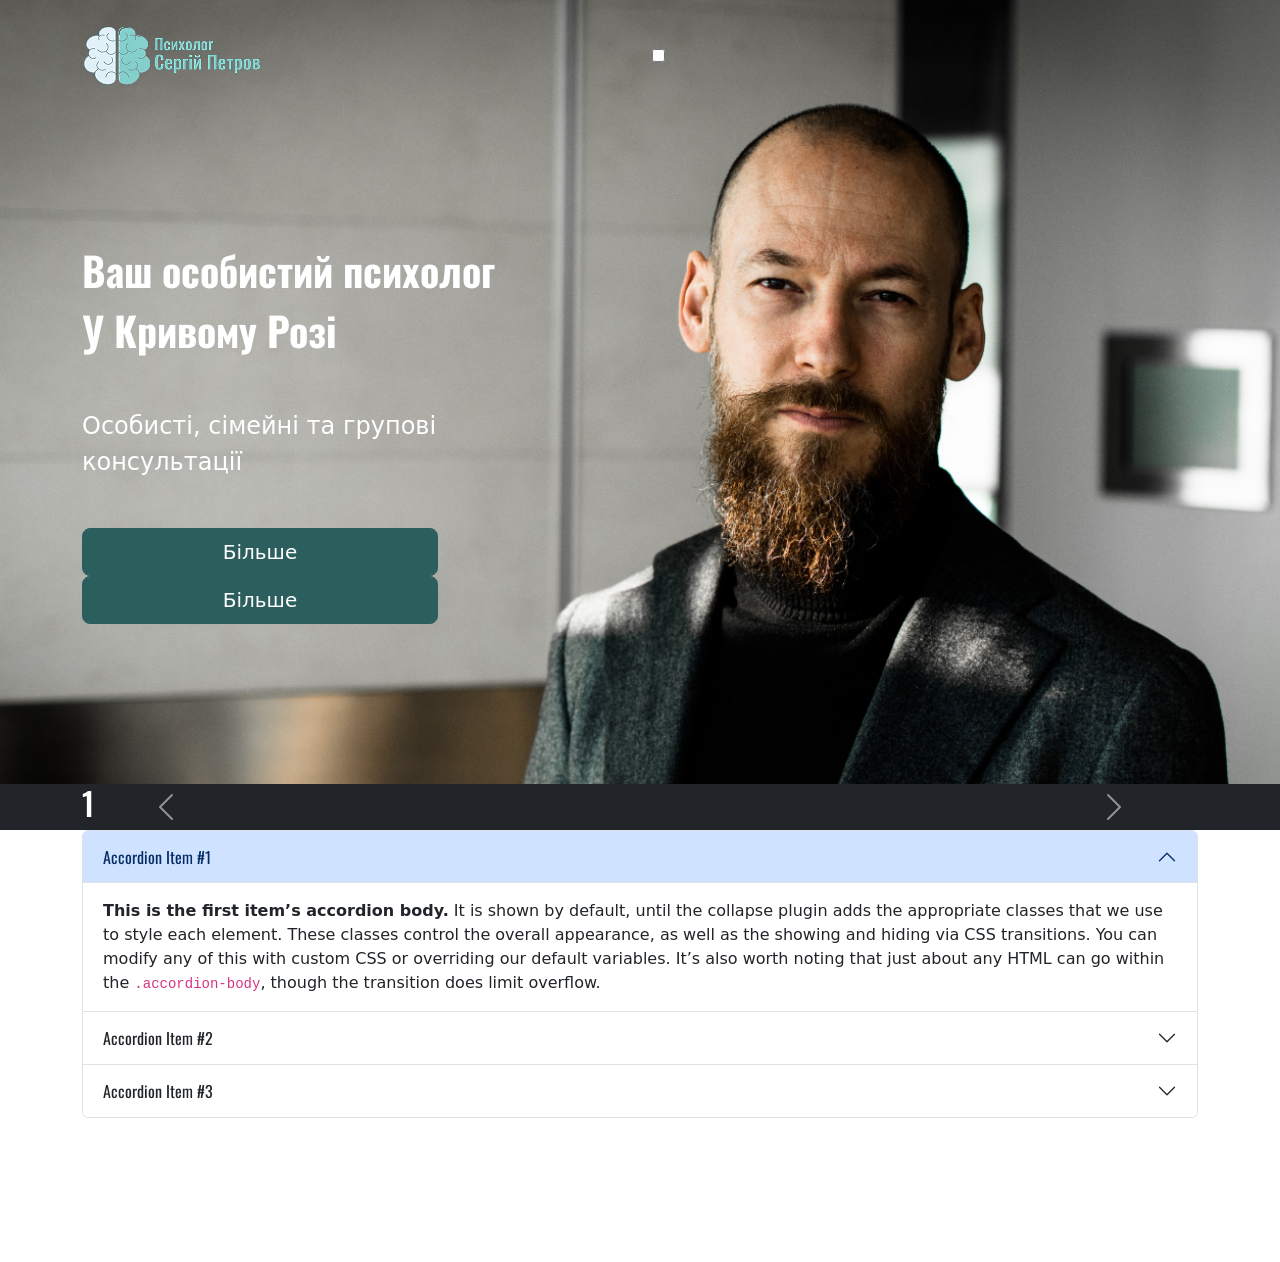
<file: index.html>
<!doctype html>
<html lang="en">
  <head>
    <meta charset="UTF-8" />
    <meta name="viewport" content="width=device-width, initial-scale=1.0" />
    <title>Marin</title>

    <link rel="preconnect" href="https://fonts.googleapis.com" />
    <link rel="preconnect" href="https://fonts.gstatic.com" crossorigin />
    <link
      href="https://fonts.googleapis.com/css2?family=Montserrat:ital,wght@0,100..900;1,100..900&family=Oswald:wght@200..700&display=swap"
      rel="stylesheet" />
    <link
      href="https://cdn.jsdelivr.net/npm/bootstrap@5.3.8/dist/css/bootstrap.min.css"
      rel="stylesheet"
      integrity="sha384-sRIl4kxILFvY47J16cr9ZwB07vP4J8+LH7qKQnuqkuIAvNWLzeN8tE5YBujZqJLB"
      crossorigin="anonymous" />

    <link rel="stylesheet" href="css/style.css" />
  </head>
  <body>
    <header class="header pt-4 position-absolute top-0 start-0 w-100 mx-auto">
      <div class="container">
        <div class="row justify-content-between align-items-center">
          <div class="col-2">
            <a class="header__logo d-flex align-items-center" href="#">
              <img src="img/logo.png" alt="logo" width="200" />
            </a>
          </div>
          <div class="col-6 d-md-flex">
            <nav class="nav w-100">
              <input type="checkbox" id="nav-toggle" class="" />
              <label for="nav-toggle" class="nav__toggle-btn d-block d-md-none">
                <span class="nav__toggle-icon bg-primary d-block"></span>
                <span class="nav__toggle-icon bg-primary d-block"></span>
                <span class="nav__toggle-icon bg-primary d-block"></span>
              </label>
              <ul
                class="nav__list d-flex m-0 p-0 ms-auto list-unstyled gap-3 fs-5 fw-bold">
                <li class="nav__item">
                  <a
                    href="#"
                    class="nav__link nav__link--active link-primary text-decoration-none">
                    Головна
                  </a>
                </li>
                <li class="nav__item">
                  <a
                    href="#"
                    class="nav__link link-primary text-decoration-none">
                    Події
                  </a>
                </li>
                <li class="nav__item">
                  <a
                    href="#"
                    class="nav__link link-primary text-decoration-none">
                    Контакти
                  </a>
                </li>
                <li class="nav__item">
                  <a
                    href="#"
                    class="nav__link link-primary text-decoration-none">
                    Блог</a
                  >
                </li>
              </ul>
            </nav>
          </div>
        </div>
      </div>
    </header>

    <main>
      <section class="offer text-white">
        <div class="container">
          <div class="row">
            <div class="col-12 col-md-8 col-lg-6">
              <h1 class="offer__title fw-bold fs-1 pe-1 lh-base mb-5">
                Ваш особистий психолог <br />
                У Кривому Розі
              </h1>
            </div>
          </div>
          <div class="row">
            <div class="col-12 col-md-6 col-lg-4">
              <p class="offer__desc fs-4 mb-5">
                Особисті, сімейні та групові консультації
              </p>

              <button id="testBtn" class="btn btn-primary btn-lg w-100">
                Більше
              </button>
              <button id="testBtnTwo" class="btn btn-primary btn-lg w-100">
                Більше
              </button>
            </div>
          </div>
        </div>
      </section>

      <section class="reviews bg-dark text-white">
        <div class="container">
          <div class="row">
            <div class="col-12">
              <div id="carouselExample" class="carousel slide">
                <div class="carousel-inner">
                  <div class="carousel-item active">
                    <h2>1</h2>
                  </div>
                  <div class="carousel-item">
                    <h2>2</h2>
                  </div>
                  <div class="carousel-item">
                    <h2>3</h2>
                  </div>
                </div>
                <button
                  class="carousel-control-prev"
                  type="button"
                  data-bs-target="#carouselExample"
                  data-bs-slide="prev">
                  <span
                    class="carousel-control-prev-icon"
                    aria-hidden="true"></span>
                  <span class="visually-hidden">Previous</span>
                </button>
                <button
                  class="carousel-control-next"
                  type="button"
                  data-bs-target="#carouselExample"
                  data-bs-slide="next">
                  <span
                    class="carousel-control-next-icon"
                    aria-hidden="true"></span>
                  <span class="visually-hidden">Next</span>
                </button>
              </div>
            </div>
          </div>
        </div>
      </section>

      <section class="faq">
        <div class="container">
          <div class="row">
            <div class="col-12">
              <div class="accordion" id="accordionExample">
                <div class="accordion-item">
                  <h2 class="accordion-header">
                    <button
                      class="accordion-button"
                      type="button"
                      data-bs-toggle="collapse"
                      data-bs-target="#collapseOne"
                      aria-expanded="true"
                      aria-controls="collapseOne">
                      Accordion Item #1
                    </button>
                  </h2>
                  <div
                    id="collapseOne"
                    class="accordion-collapse collapse show"
                    data-bs-parent="#accordionExample">
                    <div class="accordion-body">
                      <strong>This is the first item’s accordion body.</strong>
                      It is shown by default, until the collapse plugin adds the
                      appropriate classes that we use to style each element.
                      These classes control the overall appearance, as well as
                      the showing and hiding via CSS transitions. You can modify
                      any of this with custom CSS or overriding our default
                      variables. It’s also worth noting that just about any HTML
                      can go within the <code>.accordion-body</code>, though the
                      transition does limit overflow.
                    </div>
                  </div>
                </div>
                <div class="accordion-item">
                  <h2 class="accordion-header">
                    <button
                      class="accordion-button collapsed"
                      type="button"
                      data-bs-toggle="collapse"
                      data-bs-target="#collapseTwo"
                      aria-expanded="false"
                      aria-controls="collapseTwo">
                      Accordion Item #2
                    </button>
                  </h2>
                  <div
                    id="collapseTwo"
                    class="accordion-collapse collapse"
                    data-bs-parent="#accordionExample">
                    <div class="accordion-body">
                      <strong>This is the second item’s accordion body.</strong>
                      It is hidden by default, until the collapse plugin adds
                      the appropriate classes that we use to style each element.
                      These classes control the overall appearance, as well as
                      the showing and hiding via CSS transitions. You can modify
                      any of this with custom CSS or overriding our default
                      variables. It’s also worth noting that just about any HTML
                      can go within the <code>.accordion-body</code>, though the
                      transition does limit overflow.
                    </div>
                  </div>
                </div>
                <div class="accordion-item">
                  <h2 class="accordion-header">
                    <button
                      class="accordion-button collapsed"
                      type="button"
                      data-bs-toggle="collapse"
                      data-bs-target="#collapseThree"
                      aria-expanded="false"
                      aria-controls="collapseThree">
                      Accordion Item #3
                    </button>
                  </h2>
                  <div
                    id="collapseThree"
                    class="accordion-collapse collapse"
                    data-bs-parent="#accordionExample">
                    <div class="accordion-body">
                      <strong>This is the third item’s accordion body.</strong>
                      It is hidden by default, until the collapse plugin adds
                      the appropriate classes that we use to style each element.
                      These classes control the overall appearance, as well as
                      the showing and hiding via CSS transitions. You can modify
                      any of this with custom CSS or overriding our default
                      variables. It’s also worth noting that just about any HTML
                      can go within the <code>.accordion-body</code>, though the
                      transition does limit overflow.
                    </div>
                  </div>
                </div>
              </div>
            </div>
          </div>
        </div>
      </section>
    </main>

    <script
      src="https://cdn.jsdelivr.net/npm/bootstrap@5.3.8/dist/js/bootstrap.bundle.min.js"
      integrity="sha384-FKyoEForCGlyvwx9Hj09JcYn3nv7wiPVlz7YYwJrWVcXK/BmnVDxM+D2scQbITxI"
      crossorigin="anonymous"></script>

    <script type="module" src="js/main.js"></script>
  </body>
</html>
</file>
<file: css/style.css>
:root {
  --bs-primary-rgb: 133, 170, 171;
  --bs-link-color-rgb: 109, 225, 227;
}

.btn-primary {
  --bs-btn-color: #fff;
  --bs-btn-bg: #2d5e5e;
  --bs-btn-border-color: #2d5e5e;
  --bs-btn-hover-color: #fff;
  --bs-btn-hover-bg: rgb(109, 225, 227);
  --bs-btn-hover-border-color: rgb(109, 225, 227);
  --bs-btn-focus-shadow-rgb: 49, 132, 253;
  --bs-btn-active-color: #fff;
  --bs-btn-active-bg: rgba(var(--bs-primary-rgb), 0.75);
  --bs-btn-active-border-color: rgba(var(--bs-primary-rgb), 0.75);
  --bs-btn-active-shadow: inset 0 3px 5px rgba(0, 0, 0, 0.125);
  --bs-btn-disabled-color: #fff;
  --bs-btn-disabled-bg: rgba(var(--bs-primary-rgb), 0.5);
  --bs-btn-disabled-border-color: rgba(var(--bs-primary-rgb), 0.5);
}

h1,
h2,
h3,
h4,
h5,
h6 {
  font-family: "Oswald", sans-serif;
}

.link-primary:focus,
.link-primary:hover {
  color: rgb(109, 225, 227) !important;
}

.nav__link {
  display: block;
  position: relative;
  transition: 0.3s;
}
.nav__link:after {
  content: "";
  position: absolute;
  width: 100%;
  height: 2px;
  background: currentColor;
  scale: 0 1;
  transition: 0.3s;
  top: 100%;
  left: 0;
  transform-origin: left;
}
.nav__link--active {
  color: rgb(109, 225, 227) !important;
}
.nav__link--active:after, .nav__link:hover:after {
  scale: 1 1;
}

.offer {
  background: url("../img/photo-to-main-offer.jpg") no-repeat center/cover;
  padding-top: 240px;
  padding-bottom: 160px;
}

.nav__toggle-btn {
  display: block;
  position: relative;
  width: 45px;
  height: 30px;
}
.nav__toggle-icon {
  width: 100%;
  height: 4px;
  margin: 5px 0;
  position: absolute;
  top: 0;
  left: 0;
  transition: 0.5s;
}
.nav__toggle-icon:nth-child(2) {
  top: 50%;
  translate: 0 -50%;
}
.nav__toggle-icon:nth-child(3) {
  top: 100%;
  translate: 0 -100%;
}
.nav__list {
  display: none !important;
}
input:checked ~ .nav__list {
  display: flex !important;
  flex-direction: column;
  gap: 15px;
  background-color: #fff;
  position: absolute;
  top: 60px;
  right: 15px;
  padding: 15px;
  border: 1px solid rgba(0, 0, 0, 0.1);
  border-radius: 5px;
  box-shadow: 0 2px 10px rgba(0, 0, 0, 0.1);
}
input:checked ~ .nav__toggle-btn .nav__toggle-icon {
  top: 50%;
  left: 50%;
  translate: -50% -50%;
  rotate: 225deg;
}
input:checked ~ .nav__toggle-btn .nav__toggle-icon:nth-child(2) {
  rotate: -225deg;
}

/*# sourceMappingURL=style.css.map */
</file>
